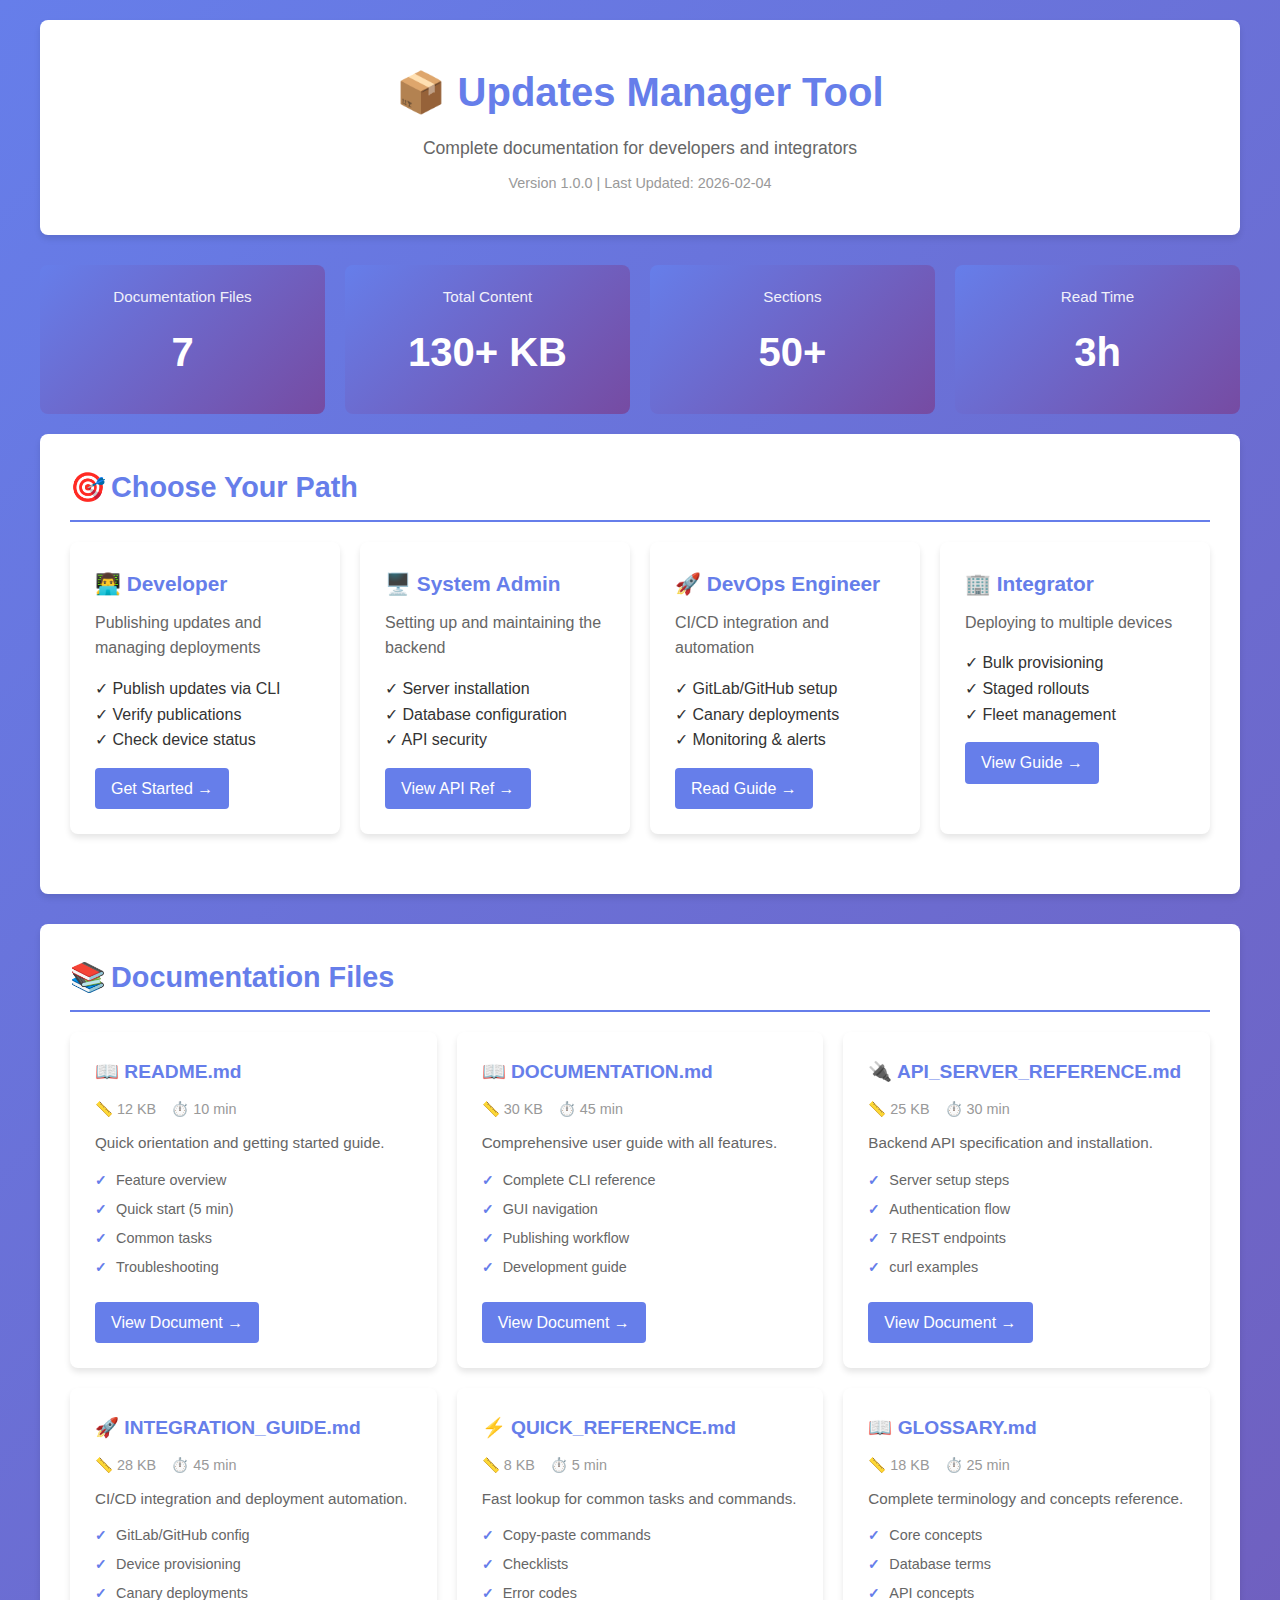
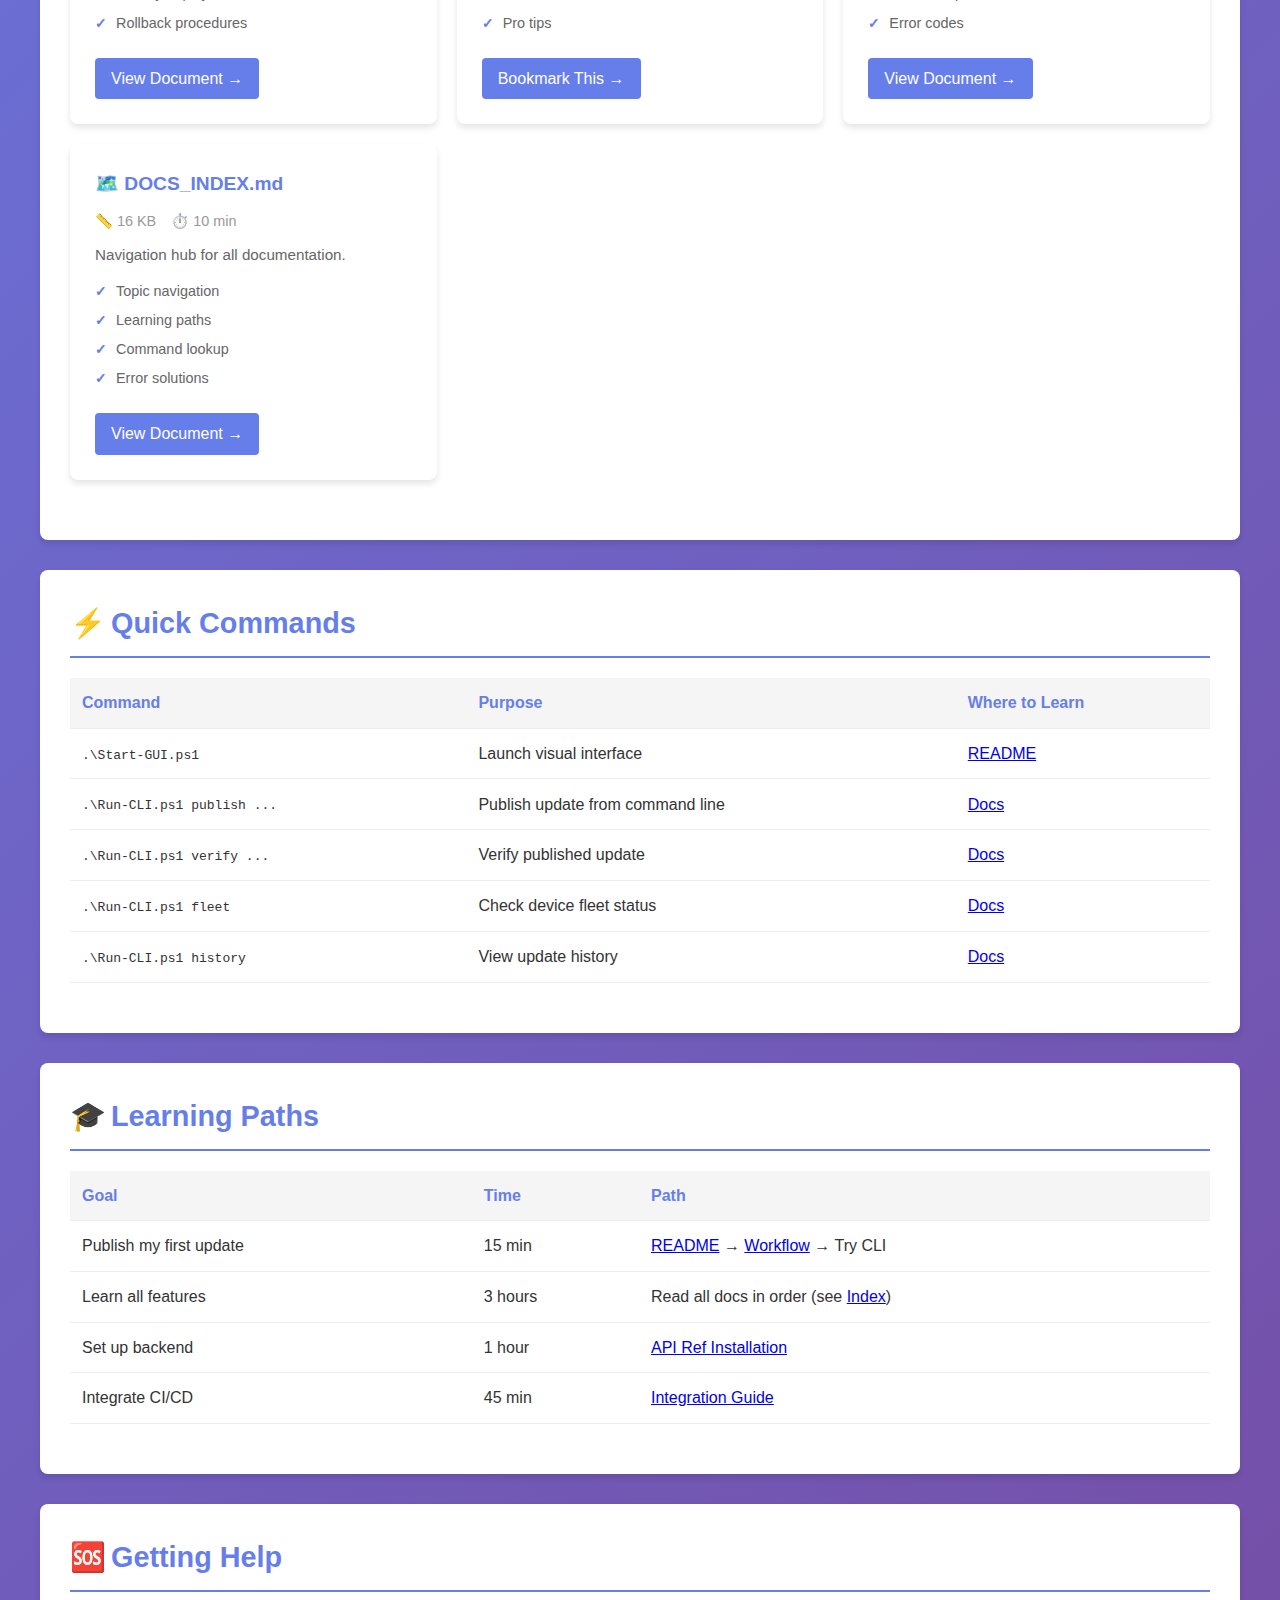
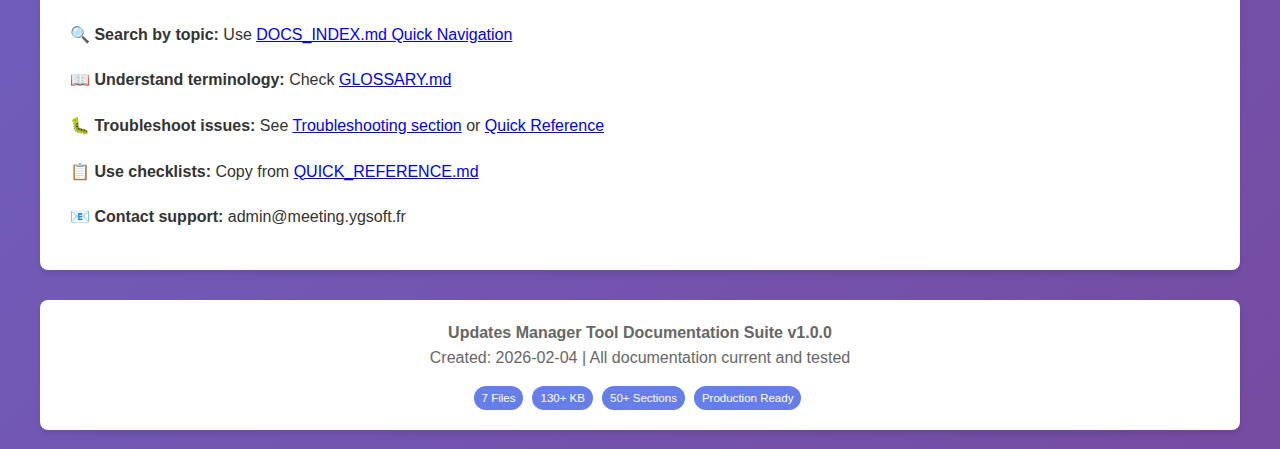
<file: debug_tools/updates-manager-tool/index.html>
<!DOCTYPE html>
<html lang="en">
<head>
    <meta charset="UTF-8">
    <meta name="viewport" content="width=device-width, initial-scale=1.0">
    <title>Updates Manager Tool - Documentation Hub</title>
    <style>
        * {
            margin: 0;
            padding: 0;
            box-sizing: border-box;
        }
        body {
            font-family: -apple-system, BlinkMacSystemFont, 'Segoe UI', Roboto, Oxygen, Ubuntu, Cantarell, sans-serif;
            line-height: 1.6;
            color: #333;
            background: linear-gradient(135deg, #667eea 0%, #764ba2 100%);
            min-height: 100vh;
            padding: 20px;
        }
        .container {
            max-width: 1200px;
            margin: 0 auto;
        }
        header {
            background: white;
            border-radius: 8px;
            padding: 40px;
            margin-bottom: 30px;
            box-shadow: 0 4px 6px rgba(0,0,0,0.1);
            text-align: center;
        }
        header h1 {
            color: #667eea;
            margin-bottom: 10px;
            font-size: 2.5em;
        }
        header p {
            color: #666;
            font-size: 1.1em;
        }
        .quick-links {
            display: grid;
            grid-template-columns: repeat(auto-fit, minmax(250px, 1fr));
            gap: 20px;
            margin-bottom: 30px;
        }
        .role-card {
            background: white;
            border-radius: 8px;
            padding: 25px;
            box-shadow: 0 4px 6px rgba(0,0,0,0.1);
            transition: transform 0.2s, box-shadow 0.2s;
            cursor: pointer;
        }
        .role-card:hover {
            transform: translateY(-5px);
            box-shadow: 0 8px 12px rgba(0,0,0,0.15);
        }
        .role-card h3 {
            color: #667eea;
            margin-bottom: 10px;
            font-size: 1.3em;
        }
        .role-card p {
            color: #666;
            margin-bottom: 15px;
        }
        .role-card a {
            display: inline-block;
            background: #667eea;
            color: white;
            padding: 8px 16px;
            border-radius: 4px;
            text-decoration: none;
            transition: background 0.2s;
        }
        .role-card a:hover {
            background: #764ba2;
        }
        .docs-grid {
            display: grid;
            grid-template-columns: repeat(auto-fit, minmax(280px, 1fr));
            gap: 20px;
            margin-bottom: 30px;
        }
        .doc-card {
            background: white;
            border-radius: 8px;
            padding: 25px;
            box-shadow: 0 4px 6px rgba(0,0,0,0.1);
        }
        .doc-card h3 {
            color: #667eea;
            margin-bottom: 10px;
            font-size: 1.2em;
        }
        .doc-meta {
            display: flex;
            gap: 15px;
            margin: 10px 0;
            font-size: 0.9em;
            color: #999;
        }
        .doc-meta span {
            display: flex;
            align-items: center;
            gap: 5px;
        }
        .doc-card p {
            color: #666;
            margin: 10px 0;
            font-size: 0.95em;
        }
        .doc-card ul {
            list-style: none;
            margin: 10px 0;
            padding-left: 0;
        }
        .doc-card li {
            color: #666;
            padding: 3px 0;
            font-size: 0.9em;
        }
        .doc-card li:before {
            content: "✓ ";
            color: #667eea;
            font-weight: bold;
            margin-right: 5px;
        }
        .doc-link {
            display: inline-block;
            background: #667eea;
            color: white;
            padding: 8px 16px;
            border-radius: 4px;
            text-decoration: none;
            margin-top: 10px;
            transition: background 0.2s;
        }
        .doc-link:hover {
            background: #764ba2;
        }
        .section {
            background: white;
            border-radius: 8px;
            padding: 30px;
            margin-bottom: 30px;
            box-shadow: 0 4px 6px rgba(0,0,0,0.1);
        }
        .section h2 {
            color: #667eea;
            margin-bottom: 20px;
            font-size: 1.8em;
            border-bottom: 2px solid #667eea;
            padding-bottom: 10px;
        }
        table {
            width: 100%;
            border-collapse: collapse;
            margin: 20px 0;
        }
        th, td {
            padding: 12px;
            text-align: left;
            border-bottom: 1px solid #eee;
        }
        th {
            background: #f5f5f5;
            color: #667eea;
            font-weight: bold;
        }
        tr:hover {
            background: #f9f9f9;
        }
        .stats {
            display: grid;
            grid-template-columns: repeat(auto-fit, minmax(200px, 1fr));
            gap: 20px;
            margin: 20px 0;
        }
        .stat-box {
            background: linear-gradient(135deg, #667eea 0%, #764ba2 100%);
            color: white;
            padding: 20px;
            border-radius: 8px;
            text-align: center;
        }
        .stat-number {
            font-size: 2.5em;
            font-weight: bold;
            margin: 10px 0;
        }
        .stat-label {
            font-size: 0.95em;
            opacity: 0.9;
        }
        footer {
            background: white;
            border-radius: 8px;
            padding: 20px;
            text-align: center;
            color: #666;
            box-shadow: 0 4px 6px rgba(0,0,0,0.1);
            margin-top: 30px;
        }
        .badge {
            display: inline-block;
            background: #667eea;
            color: white;
            padding: 3px 8px;
            border-radius: 12px;
            font-size: 0.8em;
            margin-right: 5px;
        }
        .emoji {
            margin-right: 5px;
        }
    </style>
</head>
<body>
    <div class="container">
        <header>
            <h1>📦 Updates Manager Tool</h1>
            <p>Complete documentation for developers and integrators</p>
            <p style="font-size: 0.9em; color: #999; margin-top: 10px;">Version 1.0.0 | Last Updated: 2026-02-04</p>
        </header>

        <!-- Quick Stats -->
        <div class="stats">
            <div class="stat-box">
                <div class="stat-label">Documentation Files</div>
                <div class="stat-number">7</div>
            </div>
            <div class="stat-box">
                <div class="stat-label">Total Content</div>
                <div class="stat-number">130+ KB</div>
            </div>
            <div class="stat-box">
                <div class="stat-label">Sections</div>
                <div class="stat-number">50+</div>
            </div>
            <div class="stat-box">
                <div class="stat-label">Read Time</div>
                <div class="stat-number">3h</div>
            </div>
        </div>

        <!-- Choose Your Role -->
        <div class="section">
            <h2><span class="emoji">🎯</span>Choose Your Path</h2>
            <div class="quick-links">
                <div class="role-card">
                    <h3>👨‍💻 Developer</h3>
                    <p>Publishing updates and managing deployments</p>
                    <ul style="list-style: none; padding: 0; margin-bottom: 15px;">
                        <li>✓ Publish updates via CLI</li>
                        <li>✓ Verify publications</li>
                        <li>✓ Check device status</li>
                    </ul>
                    <a href="README.md">Get Started →</a>
                </div>
                <div class="role-card">
                    <h3>🖥️ System Admin</h3>
                    <p>Setting up and maintaining the backend</p>
                    <ul style="list-style: none; padding: 0; margin-bottom: 15px;">
                        <li>✓ Server installation</li>
                        <li>✓ Database configuration</li>
                        <li>✓ API security</li>
                    </ul>
                    <a href="API_SERVER_REFERENCE.md">View API Ref →</a>
                </div>
                <div class="role-card">
                    <h3>🚀 DevOps Engineer</h3>
                    <p>CI/CD integration and automation</p>
                    <ul style="list-style: none; padding: 0; margin-bottom: 15px;">
                        <li>✓ GitLab/GitHub setup</li>
                        <li>✓ Canary deployments</li>
                        <li>✓ Monitoring & alerts</li>
                    </ul>
                    <a href="INTEGRATION_GUIDE.md">Read Guide →</a>
                </div>
                <div class="role-card">
                    <h3>🏢 Integrator</h3>
                    <p>Deploying to multiple devices</p>
                    <ul style="list-style: none; padding: 0; margin-bottom: 15px;">
                        <li>✓ Bulk provisioning</li>
                        <li>✓ Staged rollouts</li>
                        <li>✓ Fleet management</li>
                    </ul>
                    <a href="INTEGRATION_GUIDE.md">View Guide →</a>
                </div>
            </div>
        </div>

        <!-- Documentation Files -->
        <div class="section">
            <h2><span class="emoji">📚</span>Documentation Files</h2>
            <div class="docs-grid">
                <!-- README -->
                <div class="doc-card">
                    <h3>📖 README.md</h3>
                    <div class="doc-meta">
                        <span>📏 12 KB</span>
                        <span>⏱️ 10 min</span>
                    </div>
                    <p>Quick orientation and getting started guide.</p>
                    <ul>
                        <li>Feature overview</li>
                        <li>Quick start (5 min)</li>
                        <li>Common tasks</li>
                        <li>Troubleshooting</li>
                    </ul>
                    <a href="README.md" class="doc-link">View Document →</a>
                </div>

                <!-- DOCUMENTATION -->
                <div class="doc-card">
                    <h3>📖 DOCUMENTATION.md</h3>
                    <div class="doc-meta">
                        <span>📏 30 KB</span>
                        <span>⏱️ 45 min</span>
                    </div>
                    <p>Comprehensive user guide with all features.</p>
                    <ul>
                        <li>Complete CLI reference</li>
                        <li>GUI navigation</li>
                        <li>Publishing workflow</li>
                        <li>Development guide</li>
                    </ul>
                    <a href="DOCUMENTATION.md" class="doc-link">View Document →</a>
                </div>

                <!-- API -->
                <div class="doc-card">
                    <h3>🔌 API_SERVER_REFERENCE.md</h3>
                    <div class="doc-meta">
                        <span>📏 25 KB</span>
                        <span>⏱️ 30 min</span>
                    </div>
                    <p>Backend API specification and installation.</p>
                    <ul>
                        <li>Server setup steps</li>
                        <li>Authentication flow</li>
                        <li>7 REST endpoints</li>
                        <li>curl examples</li>
                    </ul>
                    <a href="API_SERVER_REFERENCE.md" class="doc-link">View Document →</a>
                </div>

                <!-- INTEGRATION -->
                <div class="doc-card">
                    <h3>🚀 INTEGRATION_GUIDE.md</h3>
                    <div class="doc-meta">
                        <span>📏 28 KB</span>
                        <span>⏱️ 45 min</span>
                    </div>
                    <p>CI/CD integration and deployment automation.</p>
                    <ul>
                        <li>GitLab/GitHub config</li>
                        <li>Device provisioning</li>
                        <li>Canary deployments</li>
                        <li>Rollback procedures</li>
                    </ul>
                    <a href="INTEGRATION_GUIDE.md" class="doc-link">View Document →</a>
                </div>

                <!-- QUICK REFERENCE -->
                <div class="doc-card">
                    <h3>⚡ QUICK_REFERENCE.md</h3>
                    <div class="doc-meta">
                        <span>📏 8 KB</span>
                        <span>⏱️ 5 min</span>
                    </div>
                    <p>Fast lookup for common tasks and commands.</p>
                    <ul>
                        <li>Copy-paste commands</li>
                        <li>Checklists</li>
                        <li>Error codes</li>
                        <li>Pro tips</li>
                    </ul>
                    <a href="QUICK_REFERENCE.md" class="doc-link">Bookmark This →</a>
                </div>

                <!-- GLOSSARY -->
                <div class="doc-card">
                    <h3>📖 GLOSSARY.md</h3>
                    <div class="doc-meta">
                        <span>📏 18 KB</span>
                        <span>⏱️ 25 min</span>
                    </div>
                    <p>Complete terminology and concepts reference.</p>
                    <ul>
                        <li>Core concepts</li>
                        <li>Database terms</li>
                        <li>API concepts</li>
                        <li>Error codes</li>
                    </ul>
                    <a href="GLOSSARY.md" class="doc-link">View Document →</a>
                </div>

                <!-- INDEX -->
                <div class="doc-card">
                    <h3>🗺️ DOCS_INDEX.md</h3>
                    <div class="doc-meta">
                        <span>📏 16 KB</span>
                        <span>⏱️ 10 min</span>
                    </div>
                    <p>Navigation hub for all documentation.</p>
                    <ul>
                        <li>Topic navigation</li>
                        <li>Learning paths</li>
                        <li>Command lookup</li>
                        <li>Error solutions</li>
                    </ul>
                    <a href="DOCS_INDEX.md" class="doc-link">View Document →</a>
                </div>
            </div>
        </div>

        <!-- Quick Commands Table -->
        <div class="section">
            <h2><span class="emoji">⚡</span>Quick Commands</h2>
            <table>
                <tr>
                    <th>Command</th>
                    <th>Purpose</th>
                    <th>Where to Learn</th>
                </tr>
                <tr>
                    <td><code>.\Start-GUI.ps1</code></td>
                    <td>Launch visual interface</td>
                    <td><a href="README.md#-quick-start-5-minutes">README</a></td>
                </tr>
                <tr>
                    <td><code>.\Run-CLI.ps1 publish ...</code></td>
                    <td>Publish update from command line</td>
                    <td><a href="DOCUMENTATION.md#2-publish---publier-une-mise-à-jour">Docs</a></td>
                </tr>
                <tr>
                    <td><code>.\Run-CLI.ps1 verify ...</code></td>
                    <td>Verify published update</td>
                    <td><a href="DOCUMENTATION.md#3-verify---vérifier-une-publication">Docs</a></td>
                </tr>
                <tr>
                    <td><code>.\Run-CLI.ps1 fleet</code></td>
                    <td>Check device fleet status</td>
                    <td><a href="DOCUMENTATION.md#4-fleet---état-de-la-flotte-de-devices">Docs</a></td>
                </tr>
                <tr>
                    <td><code>.\Run-CLI.ps1 history</code></td>
                    <td>View update history</td>
                    <td><a href="DOCUMENTATION.md#5-history---historique-des-mises-à-jour">Docs</a></td>
                </tr>
            </table>
        </div>

        <!-- Learning Paths -->
        <div class="section">
            <h2><span class="emoji">🎓</span>Learning Paths</h2>
            <table>
                <tr>
                    <th>Goal</th>
                    <th>Time</th>
                    <th>Path</th>
                </tr>
                <tr>
                    <td>Publish my first update</td>
                    <td>15 min</td>
                    <td><a href="README.md">README</a> → <a href="DOCUMENTATION.md#workflow-de-publication">Workflow</a> → Try CLI</td>
                </tr>
                <tr>
                    <td>Learn all features</td>
                    <td>3 hours</td>
                    <td>Read all docs in order (see <a href="DOCS_INDEX.md">Index</a>)</td>
                </tr>
                <tr>
                    <td>Set up backend</td>
                    <td>1 hour</td>
                    <td><a href="API_SERVER_REFERENCE.md#installation-côté-serveur">API Ref Installation</a></td>
                </tr>
                <tr>
                    <td>Integrate CI/CD</td>
                    <td>45 min</td>
                    <td><a href="INTEGRATION_GUIDE.md#intégration-cicd">Integration Guide</a></td>
                </tr>
            </table>
        </div>

        <!-- Getting Help -->
        <div class="section">
            <h2><span class="emoji">🆘</span>Getting Help</h2>
            <ul style="list-style: none; padding: 0;">
                <li style="padding: 10px 0;">
                    <strong>🔍 Search by topic:</strong> 
                    Use <a href="DOCS_INDEX.md#-quick-navigation">DOCS_INDEX.md Quick Navigation</a>
                </li>
                <li style="padding: 10px 0;">
                    <strong>📖 Understand terminology:</strong> 
                    Check <a href="GLOSSARY.md">GLOSSARY.md</a>
                </li>
                <li style="padding: 10px 0;">
                    <strong>🐛 Troubleshoot issues:</strong> 
                    See <a href="DOCUMENTATION.md#troubleshooting">Troubleshooting section</a> or 
                    <a href="QUICK_REFERENCE.md#-instant-troubleshooting">Quick Reference</a>
                </li>
                <li style="padding: 10px 0;">
                    <strong>📋 Use checklists:</strong> 
                    Copy from <a href="QUICK_REFERENCE.md">QUICK_REFERENCE.md</a>
                </li>
                <li style="padding: 10px 0;">
                    <strong>📧 Contact support:</strong> 
                    admin@meeting.ygsoft.fr
                </li>
            </ul>
        </div>

        <footer>
            <p><strong>Updates Manager Tool Documentation Suite v1.0.0</strong></p>
            <p>Created: 2026-02-04 | All documentation current and tested</p>
            <p style="margin-top: 15px; font-size: 0.9em;">
                <span class="badge">7 Files</span>
                <span class="badge">130+ KB</span>
                <span class="badge">50+ Sections</span>
                <span class="badge">Production Ready</span>
            </p>
        </footer>
    </div>
</body>
</html>
</file>
